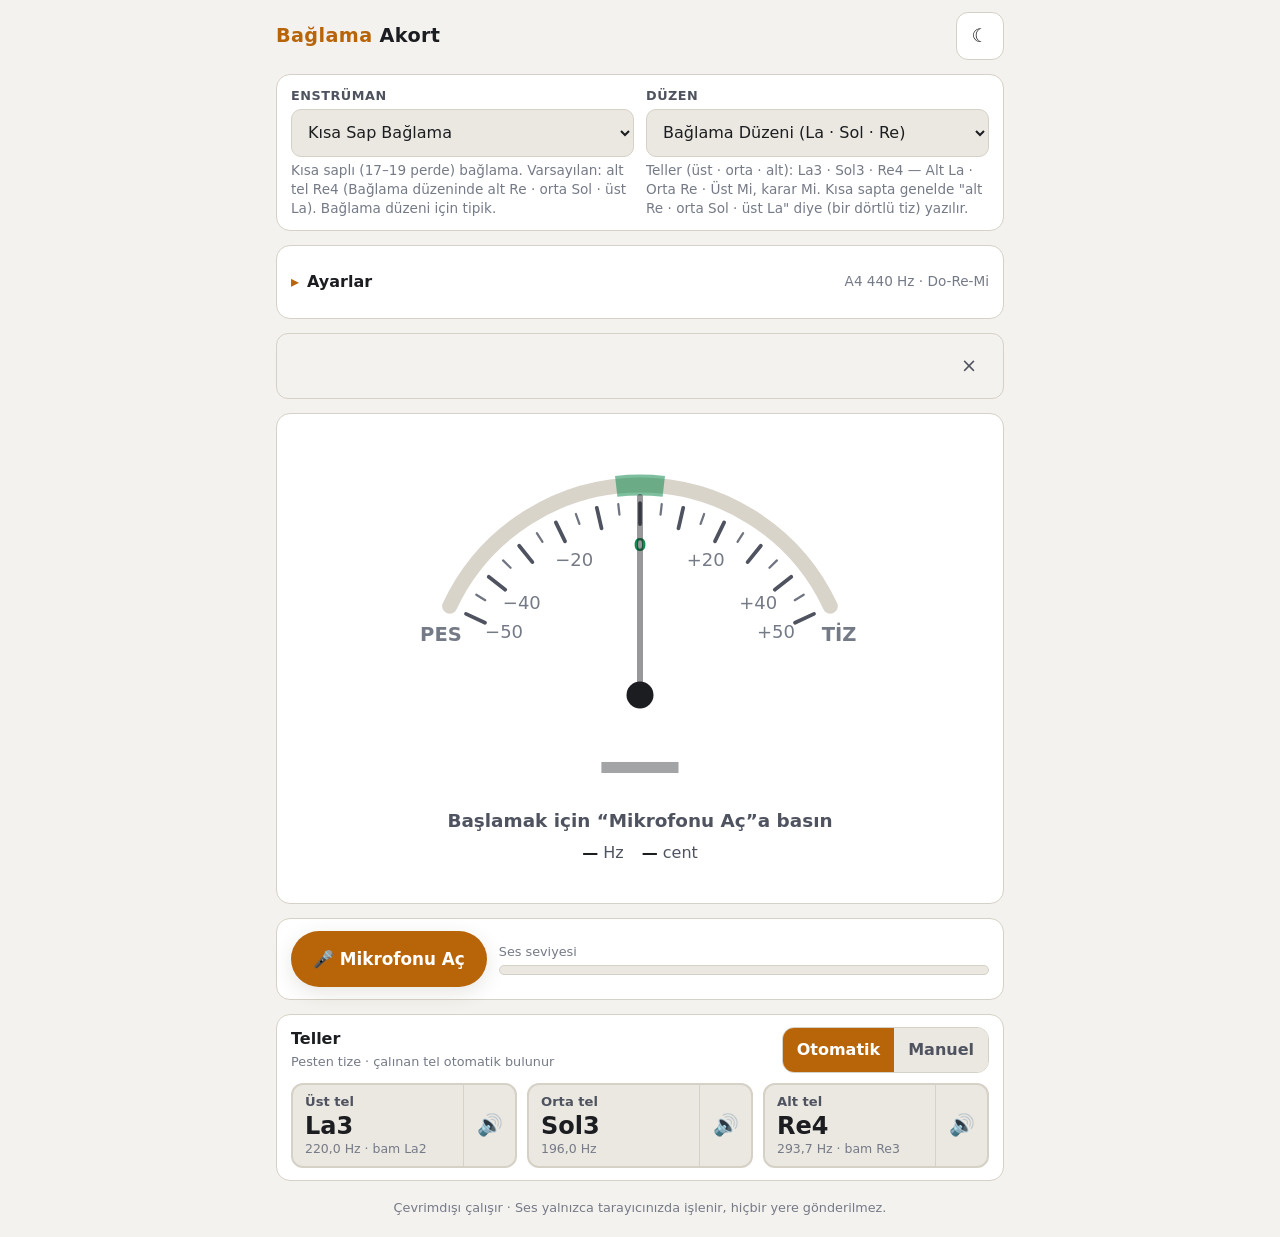
<file: index.html>
<!DOCTYPE html>
<html lang="tr">
<head>
  <meta charset="utf-8">
  <meta name="viewport" content="width=device-width, initial-scale=1, viewport-fit=cover">
  <meta name="color-scheme" content="dark light">
  <meta name="theme-color" content="#14161c">
  <meta name="description" content="Bağlama için tarayıcıda çalışan, kurulum gerektirmeyen akort programı.">
  <title>Bağlama Akort</title>
  <link rel="manifest" href="manifest.webmanifest">
  <link rel="icon" type="image/png" sizes="32x32" href="icons/favicon-32.png">
  <link rel="icon" type="image/png" sizes="192x192" href="icons/icon-192.png">
  <link rel="apple-touch-icon" href="icons/apple-touch-icon.png">
  <meta name="mobile-web-app-capable" content="yes">
  <meta name="apple-mobile-web-app-capable" content="yes">
  <meta name="apple-mobile-web-app-title" content="Bağlama Akort">
  <meta name="apple-mobile-web-app-status-bar-style" content="black">
  <link rel="stylesheet" href="css/style.css">
  <script>
    /* Tema: kaydedilmiş seçim varsa ilk boyamadan önce uygula (yanıp sönmeyi önler). */
    (function () {
      try {
        var s = JSON.parse(localStorage.getItem('baglama-tuner-settings') || '{}');
        if (s && (s.theme === 'dark' || s.theme === 'light')) {
          document.documentElement.setAttribute('data-theme', s.theme);
        }
      } catch (e) { /* yok say */ }
    })();
  </script>
</head>
<body>
  <div id="app" class="app">
    <noscript>
      <p class="boot-msg">Bu program JavaScript gerektirir. Lütfen tarayıcınızda JavaScript'i etkinleştirin.</p>
    </noscript>
    <p class="boot-msg" id="boot-msg">Yükleniyor…</p>
  </div>

  <script src="js/notes.js"></script>
  <script src="js/tunings.js"></script>
  <script src="js/pitch-detector.js"></script>
  <script src="js/audio-engine.js"></script>
  <script src="js/reference-tone.js"></script>
  <script src="js/ui.js"></script>
  <script src="js/app.js"></script>
</body>
</html>
</file>
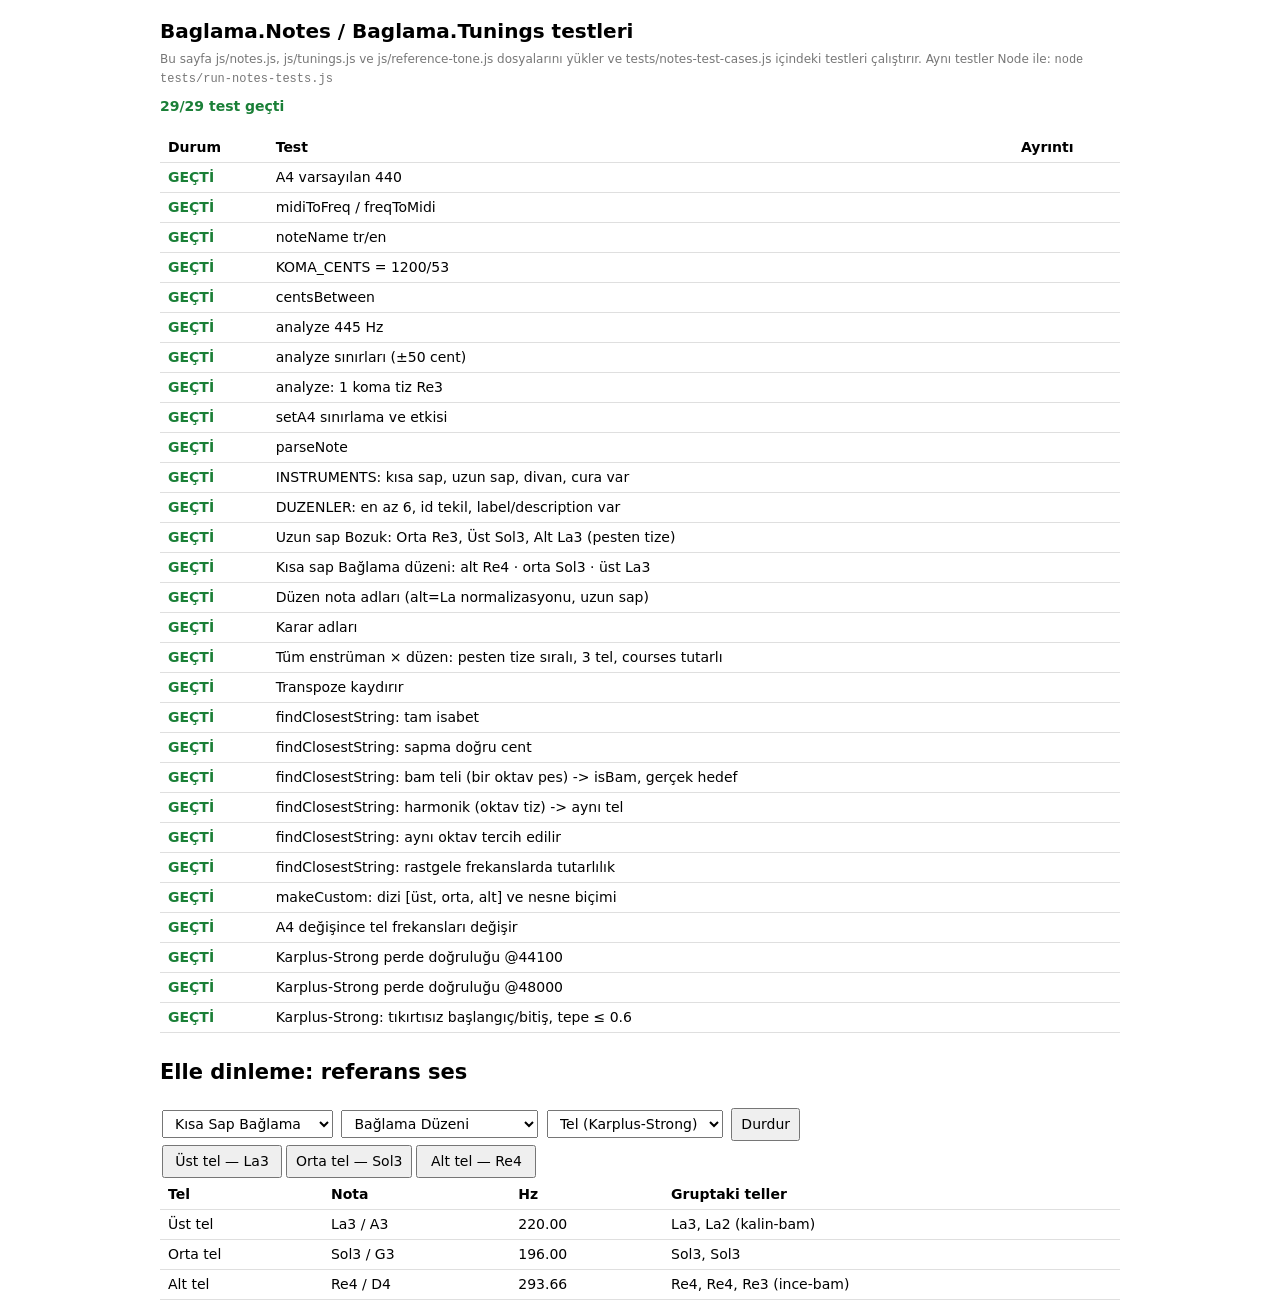
<file: tests/notes-tests.html>
<!doctype html>
<html lang="tr">
<head>
<meta charset="utf-8">
<meta name="viewport" content="width=device-width, initial-scale=1">
<title>Notes / Tunings Testleri</title>
<style>
  :root { color-scheme: light dark; --ok: #1a7f37; --bad: #cf222e; --muted: #777; }
  body { font: 14px/1.5 system-ui, sans-serif; margin: 0; padding: 16px; max-width: 960px; margin-inline: auto; }
  h1 { font-size: 20px; margin: 0 0 4px; }
  .summary { font-weight: 600; margin: 8px 0 16px; }
  .summary.ok { color: var(--ok); } .summary.bad { color: var(--bad); }
  table { border-collapse: collapse; width: 100%; }
  td, th { padding: 4px 8px; border-bottom: 1px solid #8884; text-align: left; vertical-align: top; }
  .pass { color: var(--ok); font-weight: 600; } .fail { color: var(--bad); font-weight: 600; }
  .detail { color: var(--muted); font-size: 12px; }
  .wrap { overflow-x: auto; }
  section { margin-top: 24px; }
  select, button { font: inherit; padding: 4px 8px; margin: 2px; }
  .strings button { min-width: 120px; }
</style>
</head>
<body>
<h1>Baglama.Notes / Baglama.Tunings testleri</h1>
<div class="detail">Bu sayfa js/notes.js, js/tunings.js ve js/reference-tone.js dosyalarını yükler ve
tests/notes-test-cases.js içindeki testleri çalıştırır. Aynı testler Node ile: <code>node tests/run-notes-tests.js</code></div>
<div id="summary" class="summary">Çalışıyor…</div>
<div class="wrap"><table id="results"><thead><tr><th>Durum</th><th>Test</th><th>Ayrıntı</th></tr></thead><tbody></tbody></table></div>

<section>
  <h2>Elle dinleme: referans ses</h2>
  <div>
    <select id="inst"></select>
    <select id="duzen"></select>
    <select id="mode"><option value="pluck">Tel (Karplus-Strong)</option><option value="sine">Sinüs</option></select>
    <button id="stop">Durdur</button>
  </div>
  <div class="strings" id="strings"></div>
  <div class="wrap"><table id="tbl"><thead><tr><th>Tel</th><th>Nota</th><th>Hz</th><th>Gruptaki teller</th></tr></thead><tbody></tbody></table></div>
</section>

<script src="../js/notes.js"></script>
<script src="../js/tunings.js"></script>
<script src="../js/reference-tone.js"></script>
<script src="notes-test-cases.js"></script>
<script>
(function () {
  var B = window.Baglama;
  var tbody = document.querySelector('#results tbody');
  var res = window.BaglamaNotesTests(B);
  var fails = 0;
  res.forEach(function (r) {
    if (!r.pass) fails++;
    var tr = document.createElement('tr');
    tr.innerHTML = '<td class="' + (r.pass ? 'pass">GEÇTİ' : 'fail">KALDI') + '</td><td></td><td class="detail"></td>';
    tr.children[1].textContent = r.name;
    tr.children[2].textContent = r.detail || '';
    tbody.appendChild(tr);
  });
  var sum = document.getElementById('summary');
  sum.textContent = (res.length - fails) + '/' + res.length + ' test geçti';
  sum.className = 'summary ' + (fails ? 'bad' : 'ok');

  var T = B.Tunings, inst = document.getElementById('inst'), duz = document.getElementById('duzen');
  T.INSTRUMENTS.forEach(function (i) { inst.add(new Option(i.label, i.id)); });
  T.DUZENLER.forEach(function (d) { duz.add(new Option(d.label, d.id)); });
  function render() {
    var box = document.getElementById('strings'); box.innerHTML = '';
    var tb = document.querySelector('#tbl tbody'); tb.innerHTML = '';
    T.getStringsPhysical(inst.value, duz.value, 0).forEach(function (s) {
      var b = document.createElement('button');
      b.textContent = s.label + ' — ' + s.noteName;
      b.onclick = function () { B.ReferenceTone.play(s.hz, { mode: document.getElementById('mode').value }); };
      box.appendChild(b);
      var tr = document.createElement('tr');
      tr.innerHTML = '<td></td><td></td><td></td><td></td>';
      tr.children[0].textContent = s.label;
      tr.children[1].textContent = s.noteName + ' / ' + s.noteNameEn;
      tr.children[2].textContent = s.hz.toFixed(2);
      tr.children[3].textContent = s.courses.map(function (c) { return c.noteName + (c.isBam ? ' (' + c.kind + ')' : ''); }).join(', ');
      tb.appendChild(tr);
    });
  }
  inst.onchange = duz.onchange = render;
  document.getElementById('stop').onclick = function () { B.ReferenceTone.stop(); };
  render();
})();
</script>
</body>
</html>
</file>
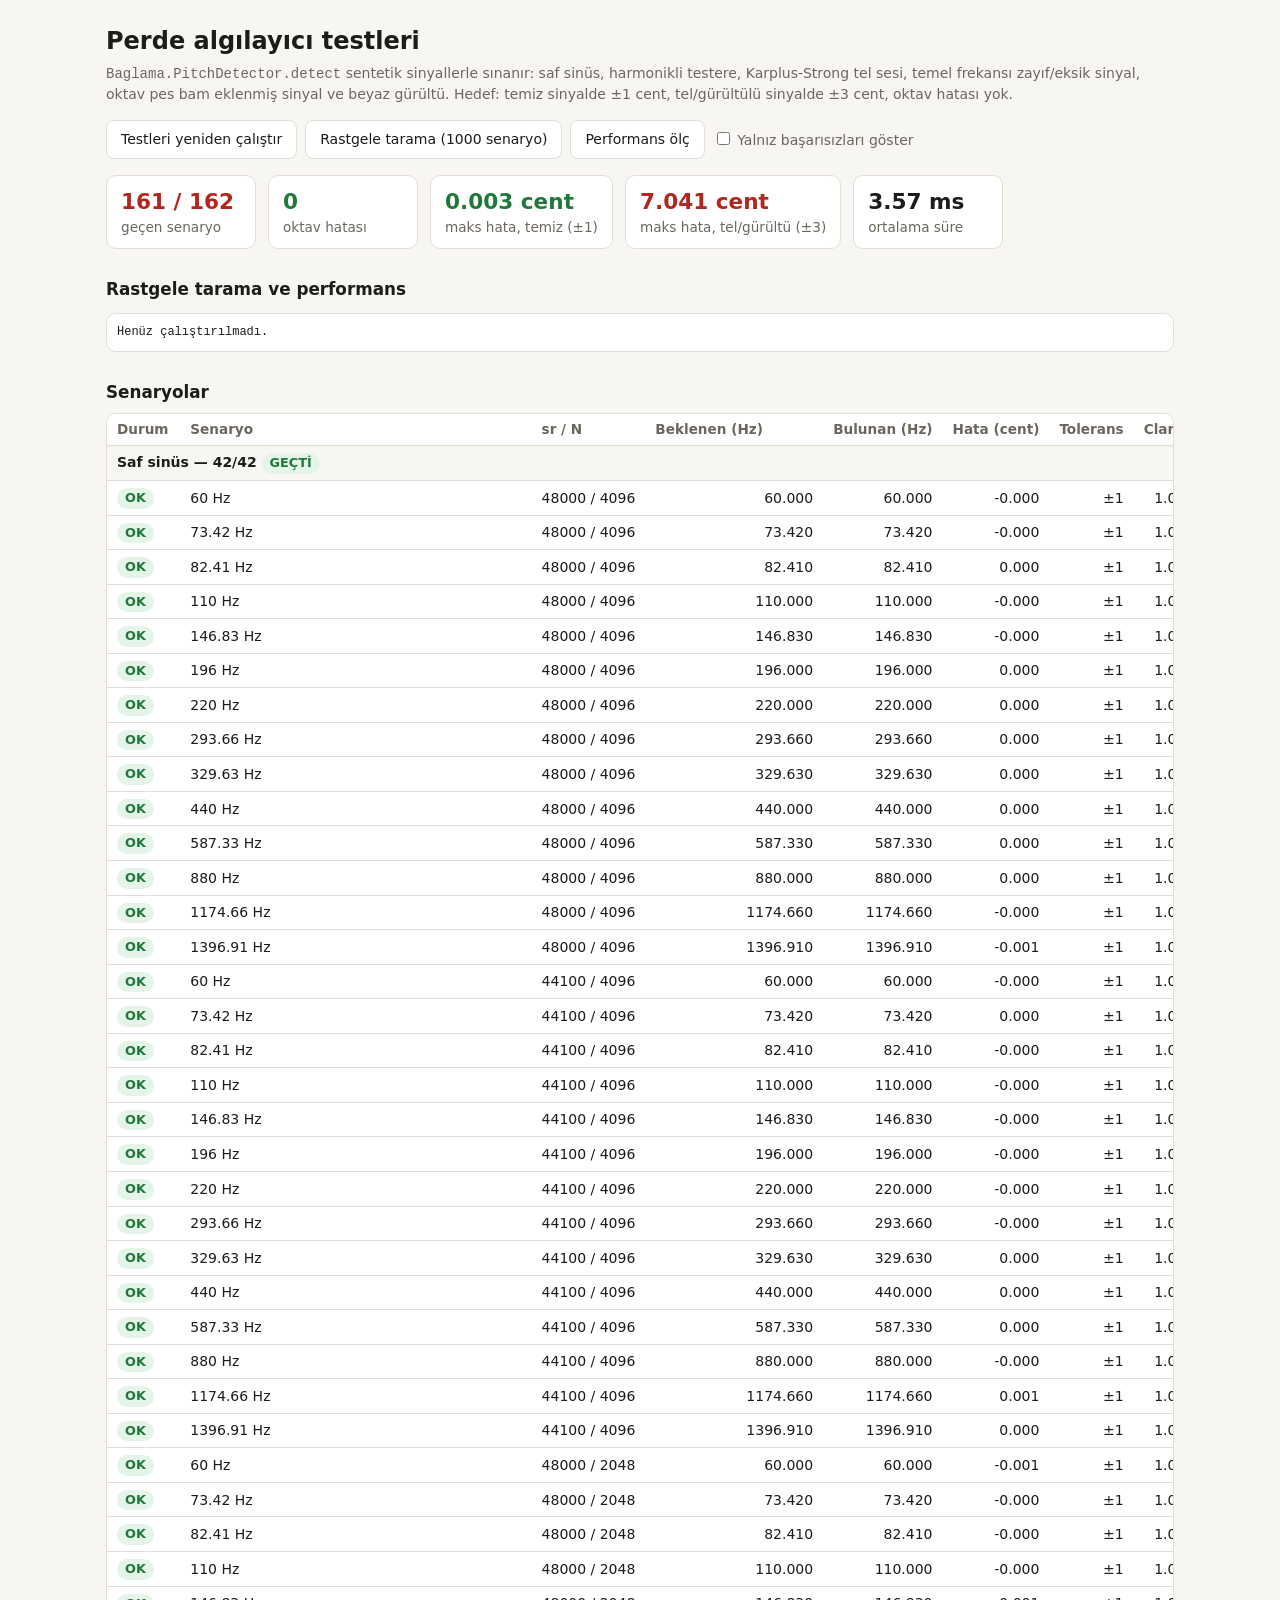
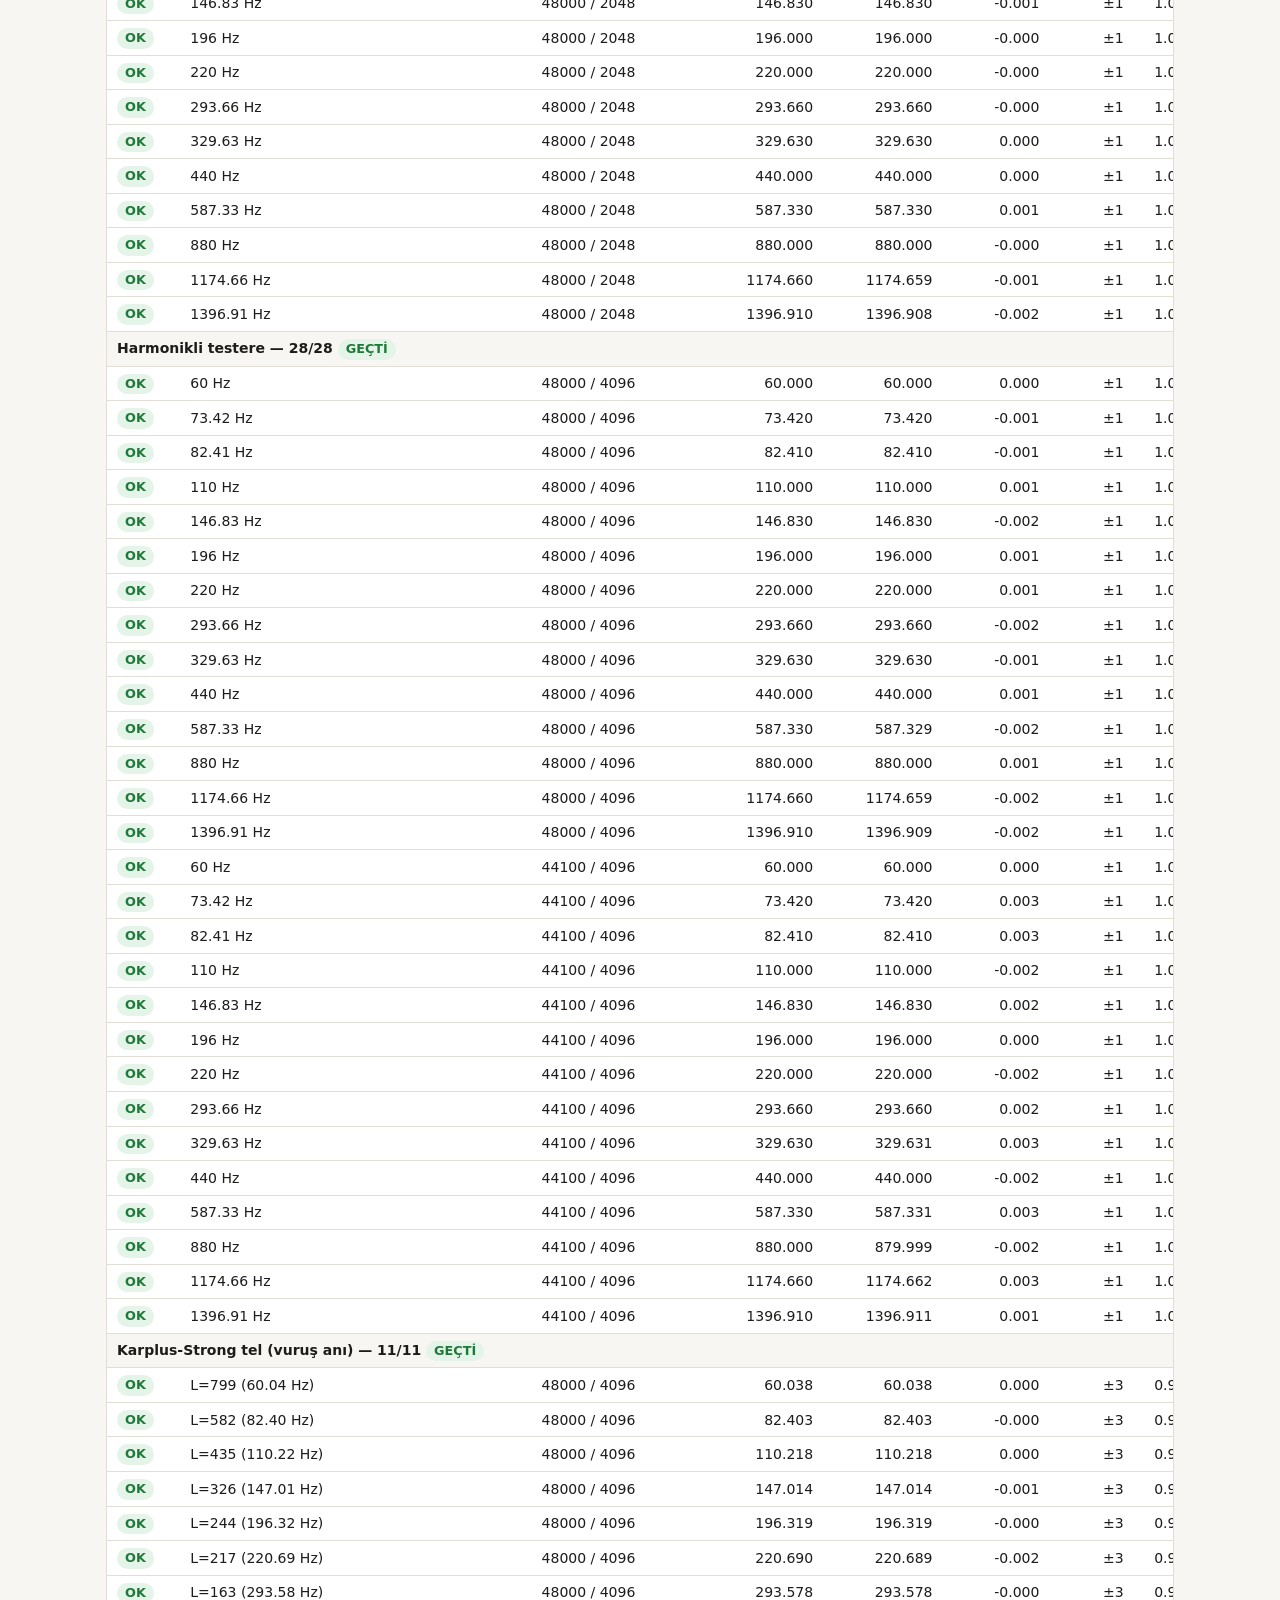
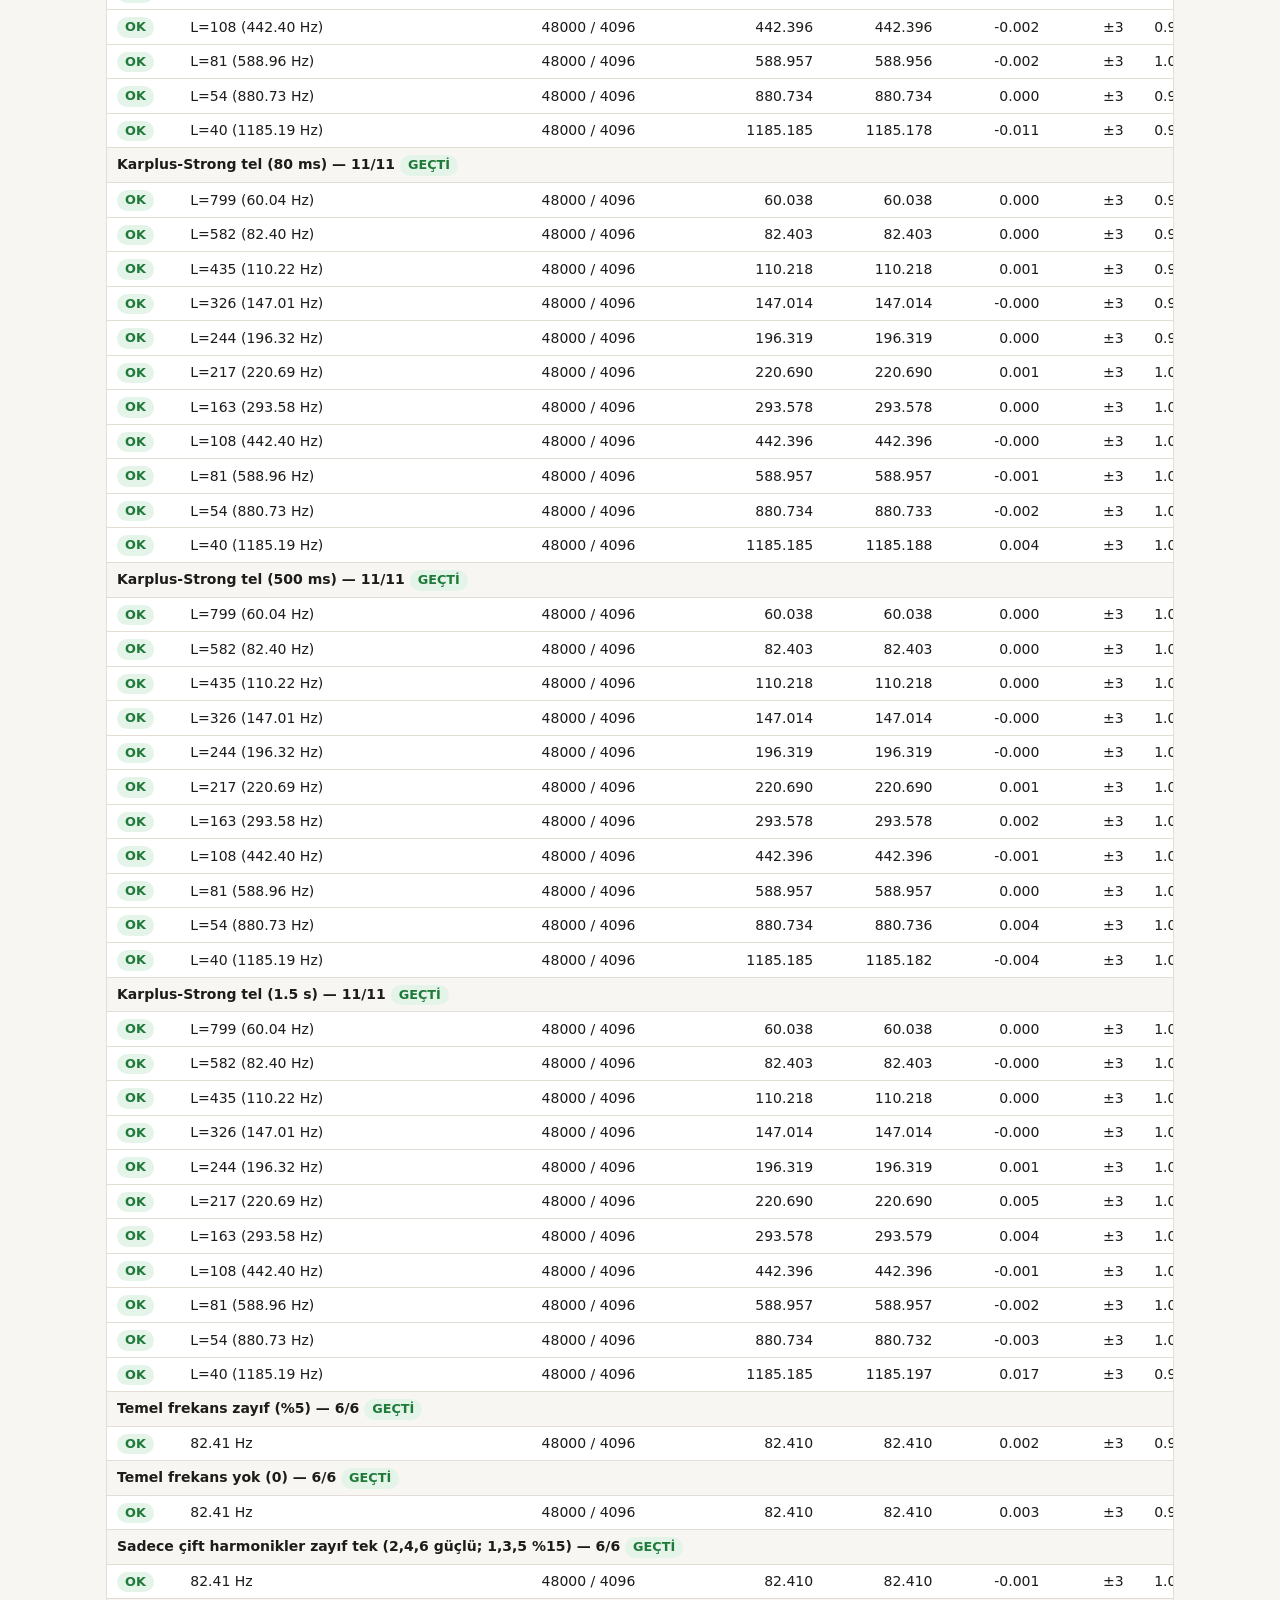
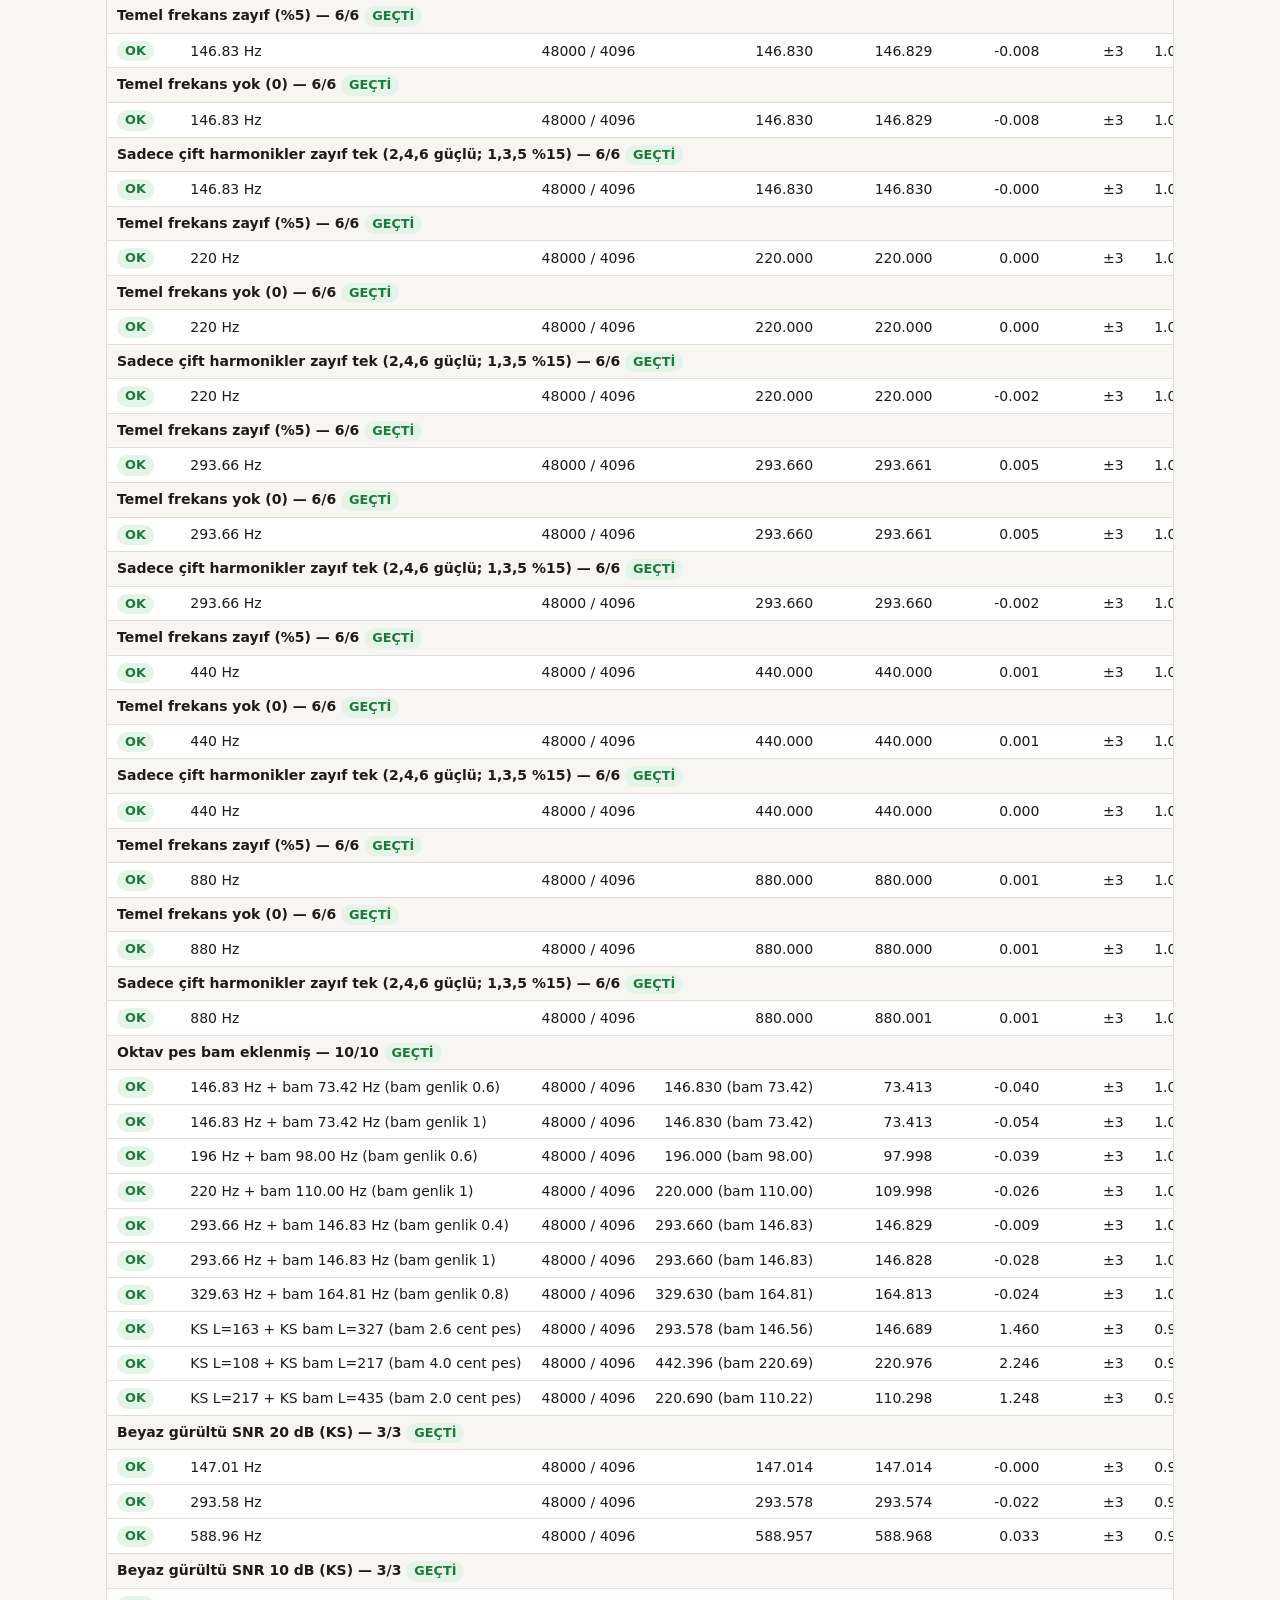
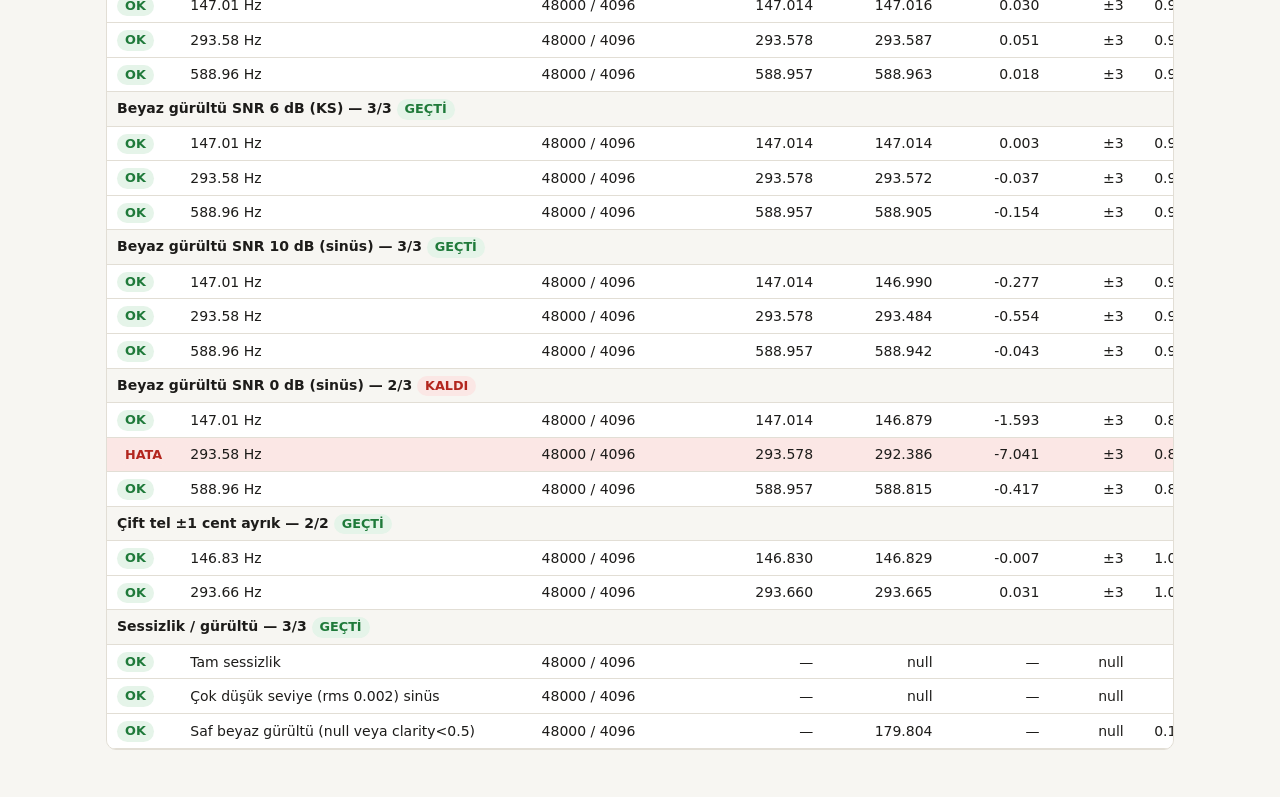
<file: tests/pitch-tests.html>
<!DOCTYPE html>
<html lang="tr">
<head>
<meta charset="utf-8">
<meta name="viewport" content="width=device-width, initial-scale=1">
<title>Perde Algılayıcı Testleri — Bağlama Akort</title>
<style>
  :root {
    --bg: #f7f6f2; --fg: #1d1c1a; --muted: #6b675f; --card: #ffffff; --line: #e2ded5;
    --ok: #1f7a3a; --ok-bg: #e5f4e9; --bad: #b3261e; --bad-bg: #fbe7e5; --accent: #8a4b14;
    color-scheme: light;
  }
  @media (prefers-color-scheme: dark) {
    :root {
      --bg: #161513; --fg: #ece9e3; --muted: #a39e94; --card: #1f1e1b; --line: #33312c;
      --ok: #6fd18c; --ok-bg: #18301f; --bad: #ff8a80; --bad-bg: #3a1c19; --accent: #e0a46a;
      color-scheme: dark;
    }
  }
  * { box-sizing: border-box; }
  body { margin: 0; background: var(--bg); color: var(--fg); font: 14px/1.45 system-ui, -apple-system, "Segoe UI", Roboto, sans-serif; }
  main { max-width: 1100px; margin: 0 auto; padding: 24px 16px 48px; }
  h1 { font-size: 1.5rem; margin: 0 0 4px; }
  h2 { font-size: 1.05rem; margin: 28px 0 8px; }
  p.lead { color: var(--muted); margin: 0 0 16px; }
  .summary { display: flex; flex-wrap: wrap; gap: 12px; margin: 16px 0; }
  .tile { background: var(--card); border: 1px solid var(--line); border-radius: 10px; padding: 10px 14px; min-width: 150px; }
  .tile b { display: block; font-size: 1.35rem; font-variant-numeric: tabular-nums; }
  .tile span { color: var(--muted); font-size: 0.85rem; }
  .tile.ok b { color: var(--ok); } .tile.bad b { color: var(--bad); }
  button { font: inherit; padding: 8px 14px; border-radius: 8px; border: 1px solid var(--line); background: var(--card); color: var(--fg); cursor: pointer; }
  button:hover { border-color: var(--accent); }
  button:disabled { opacity: 0.5; cursor: default; }
  .controls { display: flex; flex-wrap: wrap; gap: 8px; align-items: center; }
  label { color: var(--muted); }
  .wrap { overflow-x: auto; background: var(--card); border: 1px solid var(--line); border-radius: 10px; }
  table { border-collapse: collapse; width: 100%; font-variant-numeric: tabular-nums; }
  th, td { padding: 6px 10px; border-bottom: 1px solid var(--line); text-align: left; white-space: nowrap; }
  th { position: sticky; top: 0; background: var(--card); font-weight: 600; color: var(--muted); font-size: 0.85rem; }
  td.num { text-align: right; }
  tr.group td { background: var(--bg); font-weight: 600; }
  tr.fail td { background: var(--bad-bg); }
  .pill { display: inline-block; padding: 1px 8px; border-radius: 999px; font-size: 0.8rem; font-weight: 600; }
  .pill.ok { background: var(--ok-bg); color: var(--ok); } .pill.bad { background: var(--bad-bg); color: var(--bad); }
  .note { color: var(--bad); font-weight: 600; }
  pre { background: var(--card); border: 1px solid var(--line); border-radius: 10px; padding: 10px; overflow-x: auto; font-size: 12px; }
  .hide-pass tr.pass { display: none; }
</style>
</head>
<body>
<main>
  <h1>Perde algılayıcı testleri</h1>
  <p class="lead"><code>Baglama.PitchDetector.detect</code> sentetik sinyallerle sınanır: saf sinüs, harmonikli testere,
    Karplus-Strong tel sesi, temel frekansı zayıf/eksik sinyal, oktav pes bam eklenmiş sinyal ve beyaz gürültü.
    Hedef: temiz sinyalde ±1 cent, tel/gürültülü sinyalde ±3 cent, oktav hatası yok.</p>

  <div class="controls">
    <button id="run">Testleri yeniden çalıştır</button>
    <button id="sweep">Rastgele tarama (1000 senaryo)</button>
    <button id="bench">Performans ölç</button>
    <label><input type="checkbox" id="onlyFail"> Yalnız başarısızları göster</label>
  </div>

  <div class="summary" id="summary"></div>

  <h2>Rastgele tarama ve performans</h2>
  <pre id="extra">Henüz çalıştırılmadı.</pre>

  <h2>Senaryolar</h2>
  <div class="wrap">
    <table>
      <thead><tr>
        <th>Durum</th><th>Senaryo</th><th>sr / N</th><th class="num">Beklenen (Hz)</th><th class="num">Bulunan (Hz)</th>
        <th class="num">Hata (cent)</th><th class="num">Tolerans</th><th class="num">Clarity</th><th class="num">Süre (ms)</th><th>Not</th>
      </tr></thead>
      <tbody id="rows"></tbody>
    </table>
  </div>
</main>

<script src="../js/pitch-detector.js"></script>
<script src="pitch-test-cases.js"></script>
<script>
(function () {
  'use strict';
  var B = window.Baglama;
  var $ = function (id) { return document.getElementById(id); };

  function esc(s) { return String(s).replace(/[&<>"]/g, function (c) { return { '&': '&amp;', '<': '&lt;', '>': '&gt;', '"': '&quot;' }[c]; }); }

  function tile(label, value, cls) {
    return '<div class="tile ' + (cls || '') + '"><b>' + esc(value) + '</b><span>' + esc(label) + '</span></div>';
  }

  function run() {
    $('run').disabled = true;
    $('rows').innerHTML = '<tr><td colspan="10">Çalışıyor…</td></tr>';
    var cases = B.PitchTests.buildCases();
    var results = [];
    var i = 0;
    (function batch() {
      var end = Math.min(cases.length, i + 12);
      for (; i < end; i++) results.push(B.PitchTests.runCase(B.PitchDetector, cases[i]));
      if (i < cases.length) { setTimeout(batch, 0); return; }
      render(results, cases);
      $('run').disabled = false;
    })();
  }

  function render(results, cases) {
    var pass = 0, octave = 0, maxClean = 0, maxNoisy = 0, totalMs = 0;
    var html = '', lastGroup = null;
    results.forEach(function (r, idx) {
      if (r.pass) pass++;
      if (/OKTAV/.test(r.note)) octave++;
      totalMs += r.ms;
      var tol = cases[idx].tol;
      if (r.errCents != null) {
        if (tol <= 1) maxClean = Math.max(maxClean, Math.abs(r.errCents));
        else maxNoisy = Math.max(maxNoisy, Math.abs(r.errCents));
      }
      if (r.group !== lastGroup) {
        lastGroup = r.group;
        var g = results.filter(function (x) { return x.group === r.group; });
        var gp = g.filter(function (x) { return x.pass; }).length;
        html += '<tr class="group"><td colspan="10">' + esc(r.group) + ' — ' + gp + '/' + g.length +
          ' <span class="pill ' + (gp === g.length ? 'ok' : 'bad') + '">' + (gp === g.length ? 'GEÇTİ' : 'KALDI') + '</span></td></tr>';
      }
      html += '<tr class="' + (r.pass ? 'pass' : 'fail') + '">' +
        '<td><span class="pill ' + (r.pass ? 'ok' : 'bad') + '">' + (r.pass ? 'OK' : 'HATA') + '</span></td>' +
        '<td>' + esc(r.name) + '</td>' +
        '<td>' + r.sr + ' / ' + r.n + '</td>' +
        '<td class="num">' + (r.f0 ? r.f0.toFixed(3) : '—') + (r.matched && Math.abs(r.matched - r.f0) > 1e-9 ? ' (bam ' + r.matched.toFixed(2) + ')' : '') + '</td>' +
        '<td class="num">' + (r.res ? r.res.hz.toFixed(3) : 'null') + '</td>' +
        '<td class="num">' + (r.errCents != null ? r.errCents.toFixed(3) : '—') + '</td>' +
        '<td class="num">' + (tol != null ? '±' + tol : 'null') + '</td>' +
        '<td class="num">' + (r.res ? r.res.clarity.toFixed(3) : '—') + '</td>' +
        '<td class="num">' + r.ms.toFixed(2) + '</td>' +
        '<td class="' + (r.note && !r.pass ? 'note' : '') + '">' + esc(r.note || '') + '</td></tr>';
    });
    $('rows').innerHTML = html;
    $('summary').innerHTML =
      tile('geçen senaryo', pass + ' / ' + results.length, pass === results.length ? 'ok' : 'bad') +
      tile('oktav hatası', octave, octave ? 'bad' : 'ok') +
      tile('maks hata, temiz (±1)', maxClean.toFixed(3) + ' cent', maxClean <= 1 ? 'ok' : 'bad') +
      tile('maks hata, tel/gürültü (±3)', maxNoisy.toFixed(3) + ' cent', maxNoisy <= 3 ? 'ok' : 'bad') +
      tile('ortalama süre', (totalMs / results.length).toFixed(2) + ' ms');
    applyFilter();
  }

  function applyFilter() {
    document.querySelector('.wrap').classList.toggle('hide-pass', $('onlyFail').checked);
  }

  $('run').onclick = run;
  $('onlyFail').onchange = applyFilter;
  $('sweep').onclick = function () {
    $('sweep').disabled = true;
    $('extra').textContent = 'Rastgele tarama çalışıyor…';
    setTimeout(function () {
      var s = B.PitchTests.sweep(B.PitchDetector, 1000, Date.now() & 0xffff, 3);
      var txt = 'Rastgele tarama (1000 senaryo, ±3 cent): ' + s.pass + '/' + s.total + ' geçti, oktav hatası ' + s.octaveErrors +
        ', null ' + s.nulls + ', p95 |hata| ' + s.p95AbsCents.toFixed(3) + ' cent\n' +
        'clarity ≥ 0.8 (AudioEngine kapısı) sonrası: ' + s.gated.pass + '/' + s.gated.accepted + ' ±3 cent içinde, oktav hatası ' +
        s.gated.octaveErrors + ', maks |hata| ' + s.gated.maxAbsCents.toFixed(2) + ' cent\n' +
        (s.fails.length ? '\nBaşarısızlar:\n  ' + s.fails.join('\n  ') : '');
      $('extra').textContent = txt;
      $('sweep').disabled = false;
    }, 30);
  };
  $('bench').onclick = function () {
    $('bench').disabled = true;
    setTimeout(function () {
      var lines = [[48000, 4096], [48000, 2048], [44100, 4096], [96000, 8192]].map(function (p) {
        return 'sr=' + p[0] + ' N=' + p[1] + ': ' + B.PitchTests.benchmark(B.PitchDetector, p[0], p[1], 300).toFixed(3) + ' ms/kare';
      });
      $('extra').textContent = 'Performans (kare başına ortalama):\n' + lines.join('\n');
      $('bench').disabled = false;
    }, 30);
  };
  run();
})();
</script>
</body>
</html>
</file>
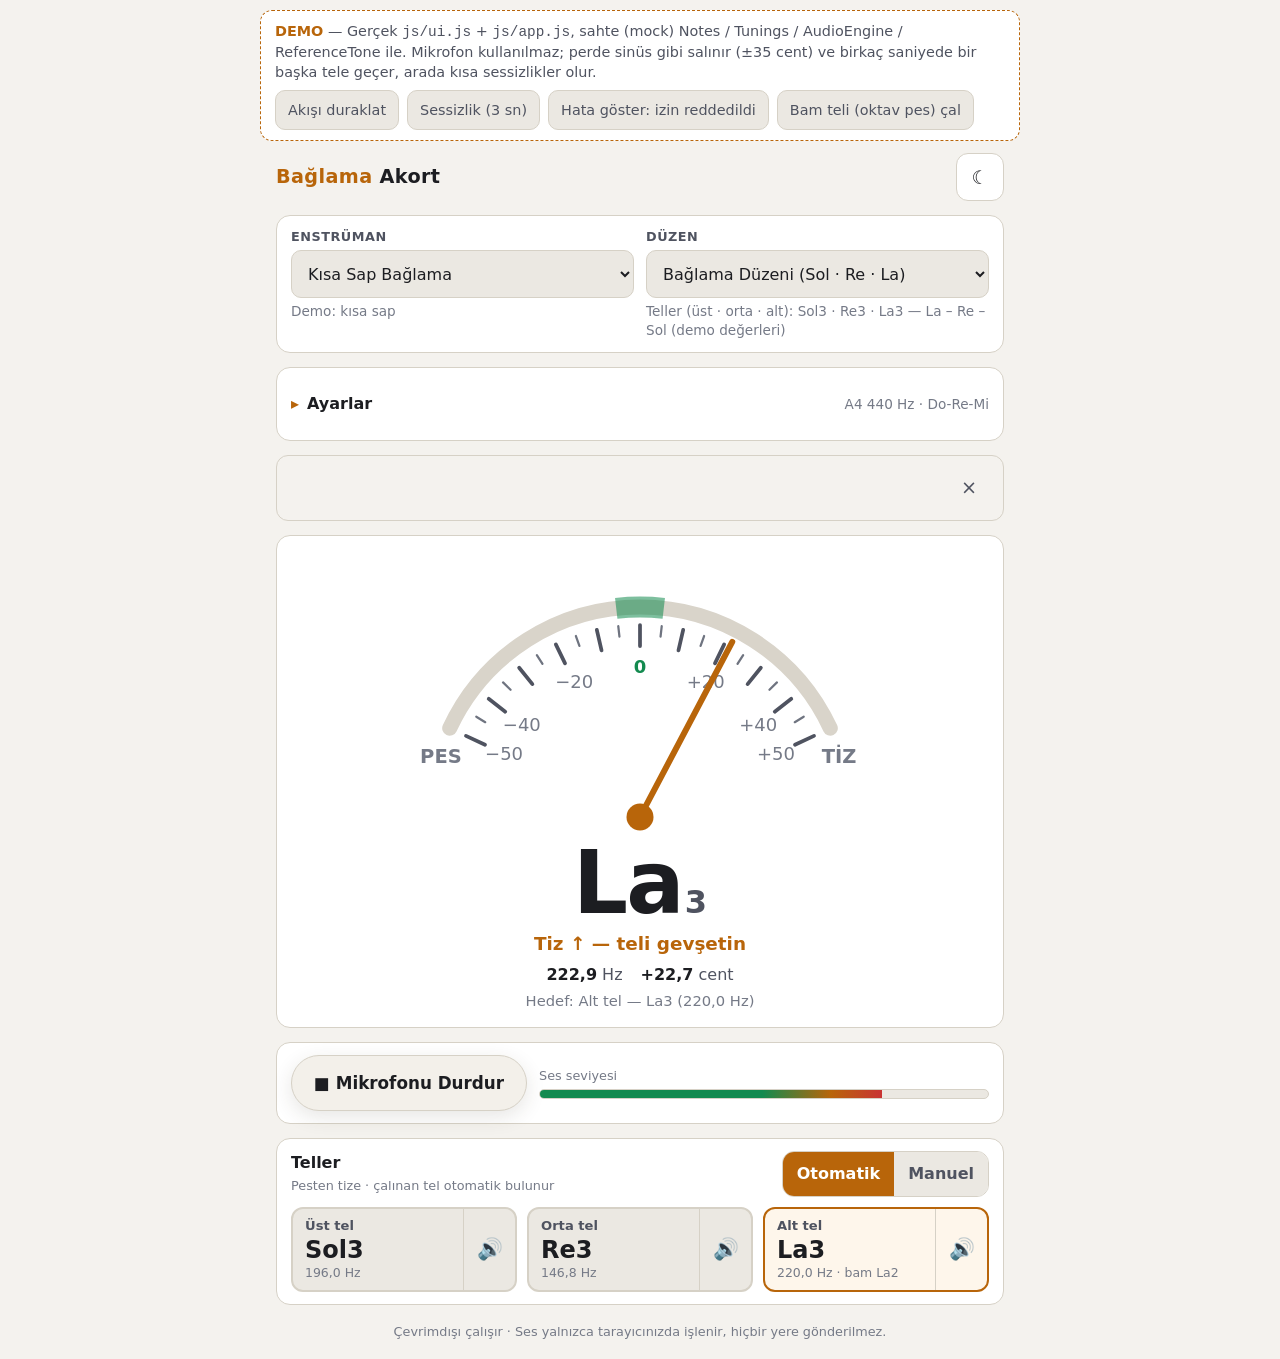
<file: tests/ui-demo.html>
<!DOCTYPE html>
<html lang="tr">
<head>
  <meta charset="utf-8">
  <meta name="viewport" content="width=device-width, initial-scale=1, viewport-fit=cover">
  <meta name="color-scheme" content="dark light">
  <meta name="theme-color" content="#14161c">
  <title>Bağlama Akort — Arayüz Demosu (sahte veri)</title>
  <link rel="stylesheet" href="../css/style.css">
  <style>
    .demo-banner {
      max-width: 760px; margin: 10px auto 0; padding: 10px 14px;
      border: 1px dashed var(--accent); border-radius: 12px;
      font-size: 0.9rem; color: var(--text-2); background: var(--panel);
    }
    .demo-banner b { color: var(--accent); }
    .demo-controls { display: flex; flex-wrap: wrap; gap: 8px; margin-top: 8px; }
    .demo-controls button {
      min-height: 40px; padding: 0 12px; border-radius: 10px;
      border: 1px solid var(--border); background: var(--bg-2); cursor: pointer;
    }
  </style>
</head>
<body>
  <div class="demo-banner">
    <b>DEMO</b> — Gerçek <code>js/ui.js</code> + <code>js/app.js</code>, sahte (mock) Notes / Tunings /
    AudioEngine / ReferenceTone ile. Mikrofon kullanılmaz; perde sinüs gibi salınır (±35 cent) ve
    birkaç saniyede bir başka tele geçer, arada kısa sessizlikler olur.
    <div class="demo-controls">
      <button type="button" id="demo-pause">Akışı duraklat</button>
      <button type="button" id="demo-silence">Sessizlik (3 sn)</button>
      <button type="button" id="demo-error">Hata göster: izin reddedildi</button>
      <button type="button" id="demo-bam">Bam teli (oktav pes) çal</button>
    </div>
  </div>
  <div id="app" class="app"><p class="boot-msg" id="boot-msg">Yükleniyor…</p></div>

  <!-- ===== Sahte modüller (sözleşmeye uygun) ===== -->
  <script>
  (function (B) {
    'use strict';
    var a4 = 440;
    var KOMA = 1200 / 53;
    var TR = ['Do','Do#','Re','Re#','Mi','Fa','Fa#','Sol','Sol#','La','La#','Si'];
    var EN = ['C','C#','D','D#','E','F','F#','G','G#','A','A#','B'];
    function midiToFreq(m) { return a4 * Math.pow(2, (m - 69) / 12); }
    function freqToMidi(hz) { return 69 + 12 * Math.log(hz / a4) / Math.LN2; }
    function noteName(m, sys) { return (sys === 'en' ? EN : TR)[((m % 12) + 12) % 12] + (Math.floor(m / 12) - 1); }

    B.Notes = {
      NAMES_TR: TR, NAMES_EN: EN, KOMA_CENTS: KOMA,
      getA4: function () { return a4; },
      setA4: function (hz) { a4 = Math.max(415, Math.min(466, Number(hz) || 440)); },
      freqToMidi: freqToMidi, midiToFreq: midiToFreq, noteName: noteName,
      analyze: function (hz) {
        var f = freqToMidi(hz), m = Math.round(f), c = (f - m) * 100;
        return { hz: hz, midi: m, name: noteName(m, 'tr'), nameEn: noteName(m, 'en'),
                 octave: Math.floor(m / 12) - 1, cents: c, koma: c / KOMA };
      },
      centsBetween: function (hz, t) { return 1200 * Math.log(hz / t) / Math.LN2; }
    };

    // Sahte düzenler: midi pesten tize (alt, orta, üst)
    var DUZ = [
      { id: 'baglama', label: 'Bağlama Düzeni', description: 'La – Re – Sol (demo değerleri)', midi: [57, 50, 55] },
      { id: 'kara-duzen', label: 'Kara Düzen', description: 'Sol – Re – La (demo değerleri)', midi: [55, 50, 57] },
      { id: 'bozuk', label: 'Bozuk Düzen', description: 'La – Sol – Re (demo değerleri)', midi: [57, 55, 62] }
    ];
    var IDS = [['alt', 'Alt tel'], ['orta', 'Orta tel'], ['ust', 'Üst tel']];
    function course(m, isBam) { return { midi: m, hz: midiToFreq(m), noteName: noteName(m, 'tr'), isBam: isBam }; }

    B.Tunings = {
      INSTRUMENTS: [
        { id: 'kisa-sap', label: 'Kısa Sap Bağlama', description: 'Demo: kısa sap' },
        { id: 'uzun-sap', label: 'Uzun Sap Bağlama', description: 'Demo: uzun sap' },
        { id: 'divan', label: 'Divan Sazı', description: 'Demo: bir oktav pes', octaveShift: -12 },
        { id: 'cura', label: 'Cura', description: 'Demo: bir oktav tiz', octaveShift: 12 }
      ],
      DUZENLER: DUZ,
      getStrings: function (instrumentId, duzenId, transpose) {
        var d = DUZ.filter(function (x) { return x.id === duzenId; })[0] || DUZ[0];
        var ins = B.Tunings.INSTRUMENTS.filter(function (x) { return x.id === instrumentId; })[0] || {};
        var shift = (ins.octaveShift || 0) + (transpose || 0);
        return d.midi.map(function (m0, i) {
          var m = m0 + shift;
          var courses = [course(m, false), course(m, false)];
          if (i === 0) courses.push(course(m - 12, true));    // alt telde bam teli
          return { id: IDS[i][0], label: IDS[i][1], midi: m, hz: midiToFreq(m), noteName: noteName(m, 'tr'), courses: courses };
        });
      },
      findClosestString: function (hz, strings) {
        var best = null;
        strings.forEach(function (s) {
          var c = B.Notes.centsBetween(hz, s.hz);
          // oktav farkını katla
          var folded = c - 1200 * Math.round(c / 1200);
          var score = Math.abs(folded) + Math.abs(Math.round(c / 1200)) * 30;
          if (!best || score < best.score) best = { string: s, cents: folded, score: score };
        });
        return best ? { string: best.string, cents: best.cents } : null;
      },
      makeCustom: function (label, midiList) { return { id: 'custom', label: label, midi: midiList }; }
    };

    // Sahte ses motoru
    var pitchCbs = [], levelCbs = [], errorCbs = [];
    var running = false, timer = 0, t0 = 0, paused = false, silenceUntil = 0, forceBam = 0;
    function emit(list, v) { list.forEach(function (f) { try { f(v); } catch (e) { console.error(e); } }); }
    function tick() {
      if (!running) return;
      var t = (performance.now() - t0) / 1000;
      var strings = B.Tunings.getStrings(B.App.getSettings().instrumentId, B.App.getSettings().duzenId, B.App.getSettings().transpose);
      if (paused) { timer = requestAnimationFrame(tick); return; }
      var phase = t % 9;                         // 9 sn'lik döngü: 7.5 sn ses + 1.5 sn sessizlik
      var silent = phase > 7.5 || performance.now() < silenceUntil;
      if (silent) {
        emit(levelCbs, 0.002 + Math.random() * 0.002);
        emit(pitchCbs, null);
      } else {
        var idx = Math.floor(t / 9) % strings.length;
        var s = strings[idx];
        var cents = 35 * Math.sin(t * 0.9) * Math.max(0.05, 1 - phase / 7.5) + (Math.random() - 0.5) * 0.8;
        var base = s.hz;
        if (performance.now() < forceBam && s.courses) {
          var bam = s.courses.filter(function (c) { return c.isBam; })[0];
          if (bam) base = bam.hz;
        }
        var hz = base * Math.pow(2, cents / 1200);
        var rms = 0.25 * Math.exp(-phase / 3) + 0.01;
        emit(levelCbs, rms);
        emit(pitchCbs, { hz: hz, clarity: 0.95, rms: rms, stable: Math.abs(Math.cos(t * 0.9)) < 0.3 });
      }
      timer = requestAnimationFrame(tick);
    }
    B.AudioEngine = {
      start: function () {
        return new Promise(function (res) {
          setTimeout(function () { running = true; t0 = performance.now(); tick(); res(); }, 300);
        });
      },
      stop: function () { running = false; cancelAnimationFrame(timer); },
      isRunning: function () { return running; },
      getContext: function () { return null; },
      onPitch: function (cb) { pitchCbs.push(cb); },
      onLevel: function (cb) { levelCbs.push(cb); },
      onError: function (cb) { errorCbs.push(cb); },
      setSmoothing: function () {},
      _demo: {
        togglePause: function () { paused = !paused; return paused; },
        silence: function () { silenceUntil = performance.now() + 3000; },
        bam: function () { forceBam = performance.now() + 4000; },
        error: function () { emit(errorCbs, { code: 'denied', message: 'Demo: izin reddedildi' }); }
      }
    };

    var playingUntil = 0;
    B.ReferenceTone = {
      play: function (hz, opts) {
        playingUntil = performance.now() + 1500;
        console.log('[Demo] ReferenceTone.play', hz.toFixed(2), opts || {});
      },
      stop: function () { playingUntil = 0; },
      isPlaying: function () { return performance.now() < playingUntil; }
    };
    B.PitchDetector = { detect: function () { return null; } };
  })(window.Baglama = window.Baglama || {});
  </script>

  <!-- ===== Gerçek arayüz ===== -->
  <script src="../js/ui.js"></script>
  <script src="../js/app.js"></script>

  <script>
  window.addEventListener('load', function () {
    var D = window.Baglama.AudioEngine._demo;
    document.getElementById('demo-pause').onclick = function () {
      this.textContent = D.togglePause() ? 'Akışı sürdür' : 'Akışı duraklat';
    };
    document.getElementById('demo-silence').onclick = D.silence;
    document.getElementById('demo-error').onclick = D.error;
    document.getElementById('demo-bam').onclick = D.bam;
    // Demo: mikrofonu kendiliğinden "aç"
    var btn = document.getElementById('mic-btn');
    if (btn) btn.click();
  });
  </script>
</body>
</html>
</file>
<file: css/style.css>
/* Bağlama Akort — stil dosyası (Ajan C)
   Koyu tema varsayılan; sistem açık tema istiyorsa ve kullanıcı elle seçmediyse açık tema.
   data-theme="dark" | "light" elle seçimi temsil eder. */

:root {
  --bg: #14161c;
  --bg-2: #1c1f27;
  --panel: #222631;
  --panel-2: #2a2f3c;
  --border: #363c4b;
  --text: #eceef3;
  --text-2: #a9afbd;
  --text-3: #7d8496;
  --accent: #f0a83c;        /* sıcak amber — bağlama/ahşap çağrışımı */
  --accent-text: #1a1206;
  --ok: #34c47c;
  --ok-soft: rgba(52, 196, 124, 0.18);
  --warn: #f0a83c;
  --bad: #ef5d5d;
  --bad-soft: rgba(239, 93, 93, 0.14);
  --info-soft: rgba(110, 160, 255, 0.14);
  --gauge-track: #3a4050;
  --gauge-tick: #8a91a3;
  --needle: #f3f4f7;
  --shadow: 0 6px 24px rgba(0, 0, 0, 0.35);
  --radius: 14px;
  --tap: 48px;
  color-scheme: dark;
}

@media (prefers-color-scheme: light) {
  :root:not([data-theme="dark"]) {
    --bg: #f4f2ee;
    --bg-2: #ebe8e2;
    --panel: #ffffff;
    --panel-2: #f3f0ea;
    --border: #d6d1c6;
    --text: #1c1d21;
    --text-2: #4f5360;
    --text-3: #757a87;
    --accent: #b8650a;
    --accent-text: #ffffff;
    --ok: #138a4f;
    --ok-soft: rgba(19, 138, 79, 0.14);
    --warn: #b8650a;
    --bad: #c93434;
    --bad-soft: rgba(201, 52, 52, 0.10);
    --info-soft: rgba(40, 90, 200, 0.10);
    --gauge-track: #d9d4ca;
    --gauge-tick: #6f7480;
    --needle: #1c1d21;
    --shadow: 0 6px 20px rgba(60, 50, 30, 0.12);
    color-scheme: light;
  }
}

:root[data-theme="light"] {
  --bg: #f4f2ee;
  --bg-2: #ebe8e2;
  --panel: #ffffff;
  --panel-2: #f3f0ea;
  --border: #d6d1c6;
  --text: #1c1d21;
  --text-2: #4f5360;
  --text-3: #757a87;
  --accent: #b8650a;
  --accent-text: #ffffff;
  --ok: #138a4f;
  --ok-soft: rgba(19, 138, 79, 0.14);
  --warn: #b8650a;
  --bad: #c93434;
  --bad-soft: rgba(201, 52, 52, 0.10);
  --info-soft: rgba(40, 90, 200, 0.10);
  --gauge-track: #d9d4ca;
  --gauge-tick: #6f7480;
  --needle: #1c1d21;
  --shadow: 0 6px 20px rgba(60, 50, 30, 0.12);
  color-scheme: light;
}

* { box-sizing: border-box; }

html, body { height: 100%; }

body {
  margin: 0;
  background: var(--bg);
  color: var(--text);
  font-family: system-ui, -apple-system, "Segoe UI", Roboto, "Helvetica Neue", Arial, sans-serif;
  font-size: 16px;
  line-height: 1.4;
  -webkit-text-size-adjust: 100%;
  -webkit-tap-highlight-color: transparent;
}

button, select, input { font: inherit; color: inherit; }

.visually-hidden {
  position: absolute !important;
  width: 1px; height: 1px;
  padding: 0; margin: -1px;
  overflow: hidden; clip: rect(0 0 0 0);
  white-space: nowrap; border: 0;
}

:focus-visible {
  outline: 3px solid var(--accent);
  outline-offset: 2px;
}

.app {
  max-width: 760px;
  margin: 0 auto;
  padding: max(12px, env(safe-area-inset-top)) 16px max(20px, env(safe-area-inset-bottom));
  display: flex;
  flex-direction: column;
  gap: 14px;
}

.boot-msg {
  margin: 40px 0;
  text-align: center;
  color: var(--text-2);
}

/* ---------- Başlık ---------- */
.topbar {
  display: flex;
  align-items: center;
  justify-content: space-between;
  gap: 12px;
}
.topbar h1 {
  font-size: 1.2rem;
  margin: 0;
  letter-spacing: 0.02em;
}
.topbar h1 span { color: var(--accent); }

.icon-btn {
  min-width: var(--tap);
  min-height: var(--tap);
  border-radius: 12px;
  border: 1px solid var(--border);
  background: var(--panel);
  cursor: pointer;
  font-size: 1.15rem;
  display: inline-flex;
  align-items: center;
  justify-content: center;
  padding: 0 10px;
}
.icon-btn:hover { background: var(--panel-2); }

/* ---------- Seçiciler ---------- */
.card {
  background: var(--panel);
  border: 1px solid var(--border);
  border-radius: var(--radius);
  padding: 12px 14px;
}

.selectors {
  display: grid;
  grid-template-columns: 1fr 1fr;
  gap: 10px 12px;
}
@media (max-width: 520px) {
  .selectors { grid-template-columns: 1fr; }
}

.field { display: flex; flex-direction: column; gap: 4px; min-width: 0; }
.field > label, .field > .field-label {
  font-size: 0.8rem;
  color: var(--text-2);
  font-weight: 600;
  text-transform: uppercase;
  letter-spacing: 0.04em;
}
.field-help {
  font-size: 0.85rem;
  color: var(--text-3);
  min-height: 1.2em;
}

select, input[type="number"] {
  min-height: var(--tap);
  border-radius: 10px;
  border: 1px solid var(--border);
  background: var(--bg-2);
  padding: 0 12px;
  width: 100%;
  max-width: 100%;
}
select { cursor: pointer; }

details.settings > summary {
  cursor: pointer;
  min-height: var(--tap);
  display: flex;
  align-items: center;
  gap: 8px;
  font-weight: 600;
  list-style: none;
  user-select: none;
}
details.settings > summary::-webkit-details-marker { display: none; }
details.settings > summary::before {
  content: "▸";
  display: inline-block;
  transition: transform 0.15s;
  color: var(--accent);
}
details.settings[open] > summary::before { transform: rotate(90deg); }
.settings-summary-text { color: var(--text-3); font-weight: 400; font-size: 0.85rem; margin-left: auto; text-align: right; }

.settings-grid {
  display: grid;
  grid-template-columns: 1fr 1fr;
  gap: 14px 16px;
  padding: 6px 0 4px;
}
@media (max-width: 520px) {
  .settings-grid { grid-template-columns: 1fr; }
}

.stepper {
  display: flex;
  align-items: stretch;
  gap: 6px;
}
.stepper button {
  min-width: var(--tap);
  min-height: var(--tap);
  border-radius: 10px;
  border: 1px solid var(--border);
  background: var(--panel-2);
  font-size: 1.3rem;
  cursor: pointer;
}
.stepper button:hover { border-color: var(--accent); }
.stepper .stepper-value {
  flex: 1;
  min-height: var(--tap);
  border-radius: 10px;
  border: 1px solid var(--border);
  background: var(--bg-2);
  display: flex;
  align-items: center;
  justify-content: center;
  font-variant-numeric: tabular-nums;
  font-weight: 600;
}
.stepper input[type="number"] {
  flex: 1;
  text-align: center;
  font-variant-numeric: tabular-nums;
  font-weight: 600;
  -moz-appearance: textfield;
}

.switch {
  display: flex;
  align-items: center;
  gap: 10px;
  min-height: var(--tap);
  cursor: pointer;
}
.switch input {
  width: 22px; height: 22px;
  accent-color: var(--accent);
  cursor: pointer;
}

/* ---------- Mesaj kutusu ---------- */
.message {
  border-radius: 12px;
  padding: 12px 14px;
  border: 1px solid var(--border);
  display: flex;
  gap: 10px;
  align-items: flex-start;
}
.message[data-kind="error"] { background: var(--bad-soft); border-color: var(--bad); }
.message[data-kind="warn"] { background: rgba(240, 168, 60, 0.14); border-color: var(--warn); }
.message[data-kind="info"] { background: var(--info-soft); }
.message .message-body { flex: 1; }
.message .message-title { font-weight: 700; margin-bottom: 2px; }
.message .message-text { color: var(--text-2); font-size: 0.95rem; white-space: pre-line; }
.message .message-close {
  min-width: 40px; min-height: 40px;
  border: 0; background: transparent; cursor: pointer;
  font-size: 1.2rem; color: var(--text-2);
}

/* ---------- Gösterge ---------- */
.tuner {
  display: flex;
  flex-direction: column;
  align-items: center;
  padding: 14px 10px 16px;
  gap: 4px;
  transition: background-color 0.25s, border-color 0.25s;
}
.tuner[data-state="intune"] { border-color: var(--ok); background: linear-gradient(var(--ok-soft), var(--ok-soft)), var(--panel); }

.gauge {
  width: 100%;
  max-width: 480px;
  height: auto;
  display: block;
}
.gauge .g-track { stroke: var(--gauge-track); }
.gauge .g-zone { stroke: var(--ok); opacity: 0.55; }
.gauge .g-tick { stroke: var(--gauge-tick); }
.gauge .g-tick.major { stroke: var(--text-2); }
.gauge .g-label { fill: var(--text-3); font-size: 12px; font-family: inherit; }
.gauge .g-label.zero { fill: var(--ok); font-weight: 700; }
.gauge .g-side { fill: var(--text-3); font-size: 13px; font-weight: 700; font-family: inherit; }
.gauge .g-needle { stroke: var(--needle); transition: stroke 0.2s; }
.gauge .g-hub { fill: var(--needle); transition: fill 0.2s; }
.tuner[data-state="intune"] .gauge .g-needle { stroke: var(--ok); }
.tuner[data-state="intune"] .gauge .g-hub { fill: var(--ok); }
.tuner[data-state="flat"] .gauge .g-needle,
.tuner[data-state="sharp"] .gauge .g-needle { stroke: var(--accent); }
.tuner[data-state="flat"] .gauge .g-hub,
.tuner[data-state="sharp"] .gauge .g-hub { fill: var(--accent); }
.tuner[data-state="idle"] .gauge .g-needle,
.tuner[data-state="stale"] .gauge .g-needle { opacity: 0.45; }

.note-row {
  display: flex;
  align-items: baseline;
  justify-content: center;
  gap: 2px;
  margin-top: -8px;
  min-height: 5.2rem;
}
.note-name {
  font-size: clamp(3.6rem, 16vw, 5.4rem);
  font-weight: 800;
  line-height: 1;
  letter-spacing: -0.02em;
  font-variant-numeric: tabular-nums;
  transition: color 0.2s, opacity 0.2s;
}
.note-octave {
  font-size: clamp(1.4rem, 6vw, 2rem);
  font-weight: 700;
  color: var(--text-2);
}
.tuner[data-state="intune"] .note-name { color: var(--ok); }
.tuner[data-state="stale"] .note-name,
.tuner[data-state="idle"] .note-name { opacity: 0.4; }

.direction {
  font-size: 1.15rem;
  font-weight: 700;
  min-height: 1.6em;
  text-align: center;
  color: var(--text-2);
}
.tuner[data-state="intune"] .direction { color: var(--ok); letter-spacing: 0.08em; font-size: 1.35rem; }
.tuner[data-state="flat"] .direction,
.tuner[data-state="sharp"] .direction { color: var(--accent); }

.readouts {
  display: flex;
  flex-wrap: wrap;
  justify-content: center;
  gap: 6px 18px;
  font-variant-numeric: tabular-nums;
  color: var(--text-2);
  font-size: 1rem;
}
.readouts b { color: var(--text); font-weight: 700; }
.readouts [hidden] { display: none !important; }

.target-line {
  font-size: 0.92rem;
  color: var(--text-3);
  text-align: center;
  min-height: 1.3em;
}

/* ---------- Mikrofon + seviye ---------- */
.mic-row {
  display: flex;
  align-items: center;
  gap: 12px;
  flex-wrap: wrap;
}
.mic-btn {
  min-height: 56px;
  padding: 0 22px;
  border-radius: 28px;
  border: 0;
  background: var(--accent);
  color: var(--accent-text);
  font-weight: 800;
  font-size: 1.05rem;
  cursor: pointer;
  display: inline-flex;
  align-items: center;
  gap: 8px;
  box-shadow: var(--shadow);
}
.mic-btn[data-state="running"] { background: var(--panel-2); color: var(--text); border: 1px solid var(--border); }
.mic-btn[data-state="starting"] { opacity: 0.75; cursor: progress; }
.mic-btn:disabled { opacity: 0.5; cursor: not-allowed; }

.level {
  flex: 1;
  min-width: 140px;
  display: flex;
  flex-direction: column;
  gap: 4px;
}
.level-label { font-size: 0.8rem; color: var(--text-3); }
.level-bar {
  height: 10px;
  border-radius: 6px;
  background: var(--bg-2);
  border: 1px solid var(--border);
  overflow: hidden;
}
.level-fill {
  height: 100%;
  width: 0%;
  background: linear-gradient(90deg, var(--ok) 0%, var(--ok) 65%, var(--warn) 85%, var(--bad) 100%);
  background-size: 100% 100%;
  transition: width 0.08s linear;
}

/* ---------- Teller ---------- */
.strings-head {
  display: flex;
  align-items: center;
  justify-content: space-between;
  gap: 10px;
  flex-wrap: wrap;
  margin-bottom: 10px;
}
.strings-head h2 { font-size: 1rem; margin: 0; }
.strings-head .hint { font-size: 0.8rem; color: var(--text-3); }

.segmented {
  display: inline-flex;
  border: 1px solid var(--border);
  border-radius: 12px;
  overflow: hidden;
}
.segmented button {
  min-height: 44px;
  padding: 0 14px;
  border: 0;
  background: var(--bg-2);
  cursor: pointer;
  font-weight: 600;
  color: var(--text-2);
}
.segmented button[aria-pressed="true"] {
  background: var(--accent);
  color: var(--accent-text);
}

.strings {
  display: grid;
  grid-template-columns: repeat(auto-fit, minmax(150px, 1fr));
  gap: 10px;
}
.string {
  display: flex;
  align-items: stretch;
  border: 2px solid var(--border);
  border-radius: 12px;
  background: var(--bg-2);
  overflow: hidden;
  transition: border-color 0.15s, background-color 0.15s;
}
.string-main {
  flex: 1;
  min-height: 72px;
  border: 0;
  background: transparent;
  cursor: pointer;
  text-align: left;
  padding: 8px 12px;
  display: flex;
  flex-direction: column;
  justify-content: center;
  gap: 1px;
  min-width: 0;
}
.string-label { font-size: 0.82rem; color: var(--text-2); font-weight: 600; }
.string-note { font-size: 1.5rem; font-weight: 800; line-height: 1.1; }
.string-hz { font-size: 0.78rem; color: var(--text-3); font-variant-numeric: tabular-nums; }
.string-play {
  min-width: 52px;
  border: 0;
  border-left: 1px solid var(--border);
  background: transparent;
  cursor: pointer;
  font-size: 1.3rem;
}
.string-play:hover, .string-main:hover { background: var(--panel-2); }
.string.is-active { border-color: var(--accent); background: rgba(240, 168, 60, 0.10); }
.string.is-selected { border-color: var(--accent); }
.string.is-intune { border-color: var(--ok); background: var(--ok-soft); }
.string.is-playing .string-play { background: var(--accent); color: var(--accent-text); }

.footer {
  text-align: center;
  font-size: 0.8rem;
  color: var(--text-3);
  padding-top: 4px;
}
.footer p { margin: 0.25em 0; }
.footer a { color: inherit; text-decoration: underline; }
.footer a:hover { color: var(--accent); }

@media (prefers-reduced-motion: reduce) {
  * { transition: none !important; }
}

/* PWA kurulum */
.install-box { margin: 0.6em 0; }
.install-btn {
  font: inherit;
  font-size: 0.9rem;
  padding: 10px 16px;
  min-height: 44px;
  border-radius: 999px;
  border: 1px solid var(--accent);
  background: transparent;
  color: var(--accent);
  cursor: pointer;
}
.install-btn:hover { background: var(--accent); color: var(--accent-text); }
</file>
